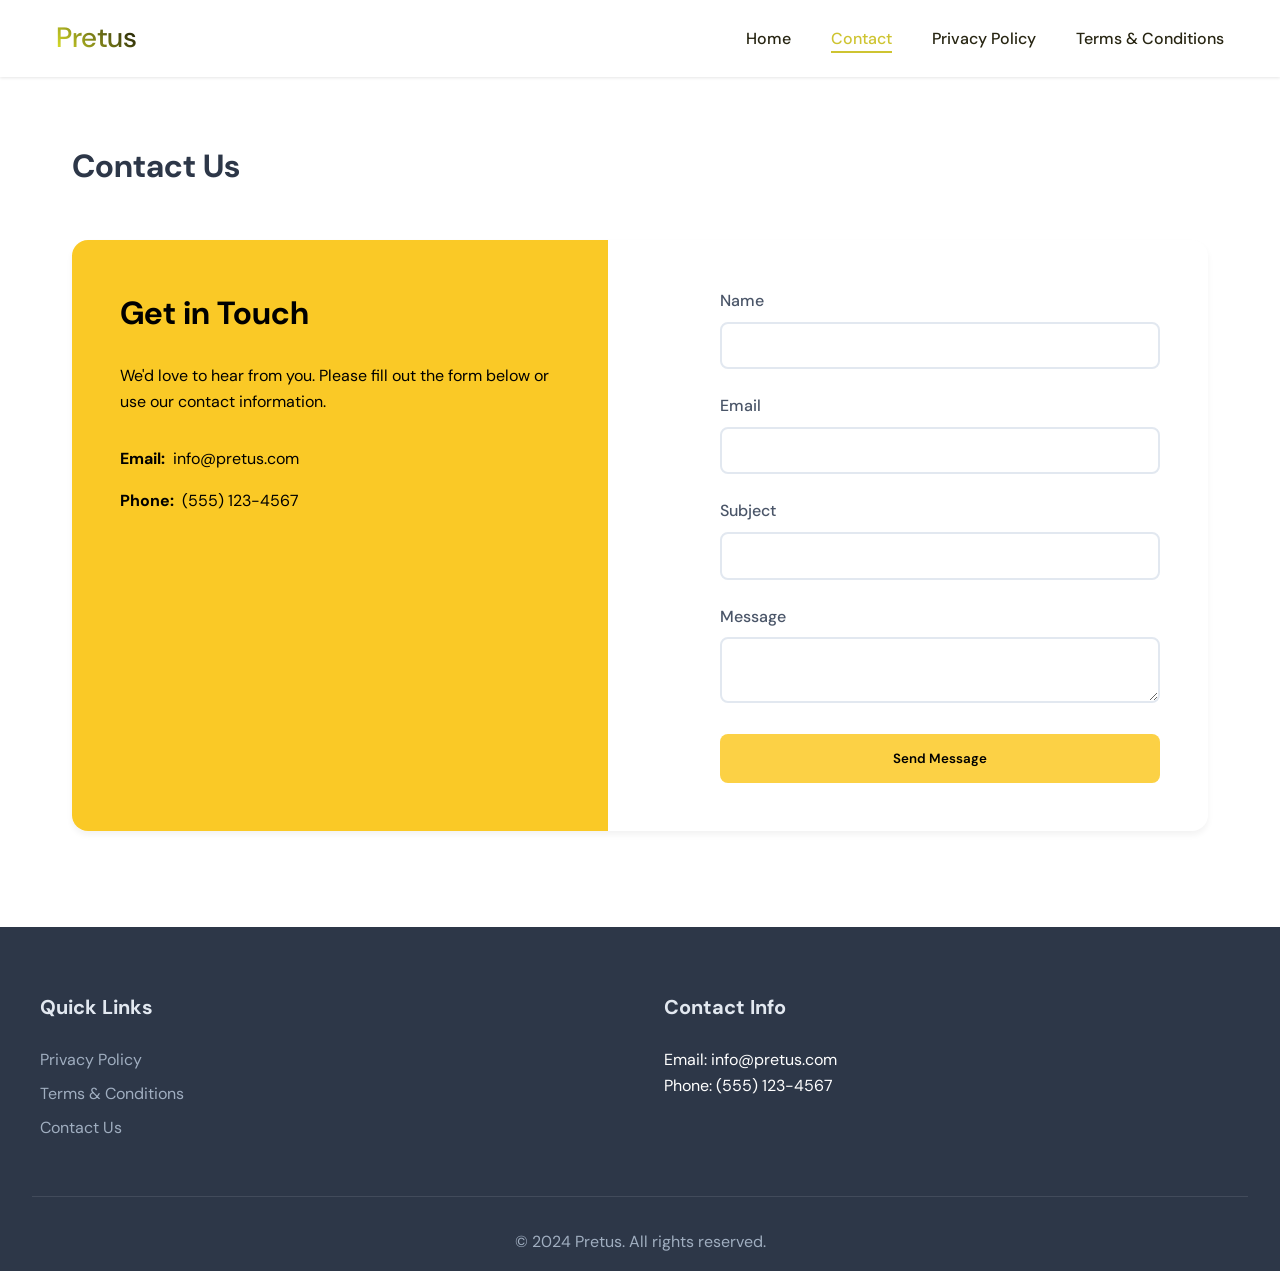
<file: contact.html>
<!DOCTYPE html>
<html lang="en">

<head>
    <meta charset="UTF-8">
    <meta name="viewport" content="width=device-width, initial-scale=1.0">
    <link href="https://fonts.googleapis.com/css2?family=DM+Sans:wght@400;500;700&display=swap" rel="stylesheet">
    <title>Contact Us - Pretus</title>
    <link rel="stylesheet" href="style.css">
    <link rel="icon" type="image/x-icon" href="/assests/favicon.png">
    <style>
        .gradient-text {
            background: linear-gradient(45deg, rgb(233, 239, 44), rgb(10, 10, 2));
            -webkit-background-clip: text;
            /* Clip the background to the text */
            -webkit-text-fill-color: transparent;
            /* Make the text transparent */
            background-clip: text;
            /* Standard property for modern browsers */
            text-fill-color: transparent;
            /* Standard property for modern browsers */
        }
    </style>
</head>

<body class="contact-page">
    <header>
        <nav>
            <div class="logo">
                <a href="index.html" class="gradient-text">Pretus</a> <!-- Make the logo text clickable -->
            </div>
            <ul>
                <li><a href="index.html" data-page="home-page">Home</a></li>
                <li><a href="contact.html" data-page="contact-page">Contact</a></li>
                <li><a href="privacy.html" data-page="privacy-page">Privacy Policy</a></li>
                <li><a href="terms.html" data-page="terms-page">Terms & Conditions</a></li>
            </ul>
        </nav>
    </header>

    <div class="contact-container">
        <h1>Contact Us</h1>
        <div class="contact-content">
            <div class="contact-info">
                <h2>Get in Touch</h2>
                <p>We'd love to hear from you. Please fill out the form below or use our contact information.</p>
                <div class="contact-details">
                    <p><strong>Email:</strong> info@pretus.com</p>
                    <p><strong>Phone:</strong> (555) 123-4567</p>
                </div>
            </div>
            <form class="contact-form">
                <div class="form-group">
                    <label for="name">Name</label>
                    <input type="text" id="name" name="name" required>
                </div>
                <div class="form-group">
                    <label for="email">Email</label>
                    <input type="email" id="email" name="email" required>
                </div>
                <div class="form-group">
                    <label for="subject">Subject</label>
                    <input type="text" id="subject" name="subject" required>
                </div>
                <div class="form-group">
                    <label for="message">Message</label>
                    <textarea id="message" name="message" required></textarea>
                </div>
                <button type="submit" class="submit-button">Send Message</button>
            </form>
        </div>
    </div>

    <footer>
        <div class="footer-content">
            <div class="footer-section">
                <h3>Quick Links</h3>
                <ul>
                    <li><a href="privacy.html">Privacy Policy</a></li>
                    <li><a href="terms.html">Terms & Conditions</a></li>
                    <li><a href="contact.html">Contact Us</a></li>
                </ul>
            </div>
            <div class="footer-section">
                <h3>Contact Info</h3>
                <p>Email: info@pretus.com</p>
                <p>Phone: (555) 123-4567</p>
            </div>
        </div>
        <div class="footer-bottom">
            <p>&copy; 2024 Pretus. All rights reserved.</p>
        </div>
    </footer>
    <script src="main.js"></script>
    <script>
        document.addEventListener('DOMContentLoaded', function () {
            // Get the current page's body class
            const currentPage = document.body.className;

            // Select all navigation links
            const navLinks = document.querySelectorAll('nav a');

            // Loop through the links and add the 'active' class to the matching link
            navLinks.forEach(link => {
                if (link.getAttribute('data-page') === currentPage) {
                    link.classList.add('active');
                }
            });
        });
    </script>
</body>

</html>
</file>
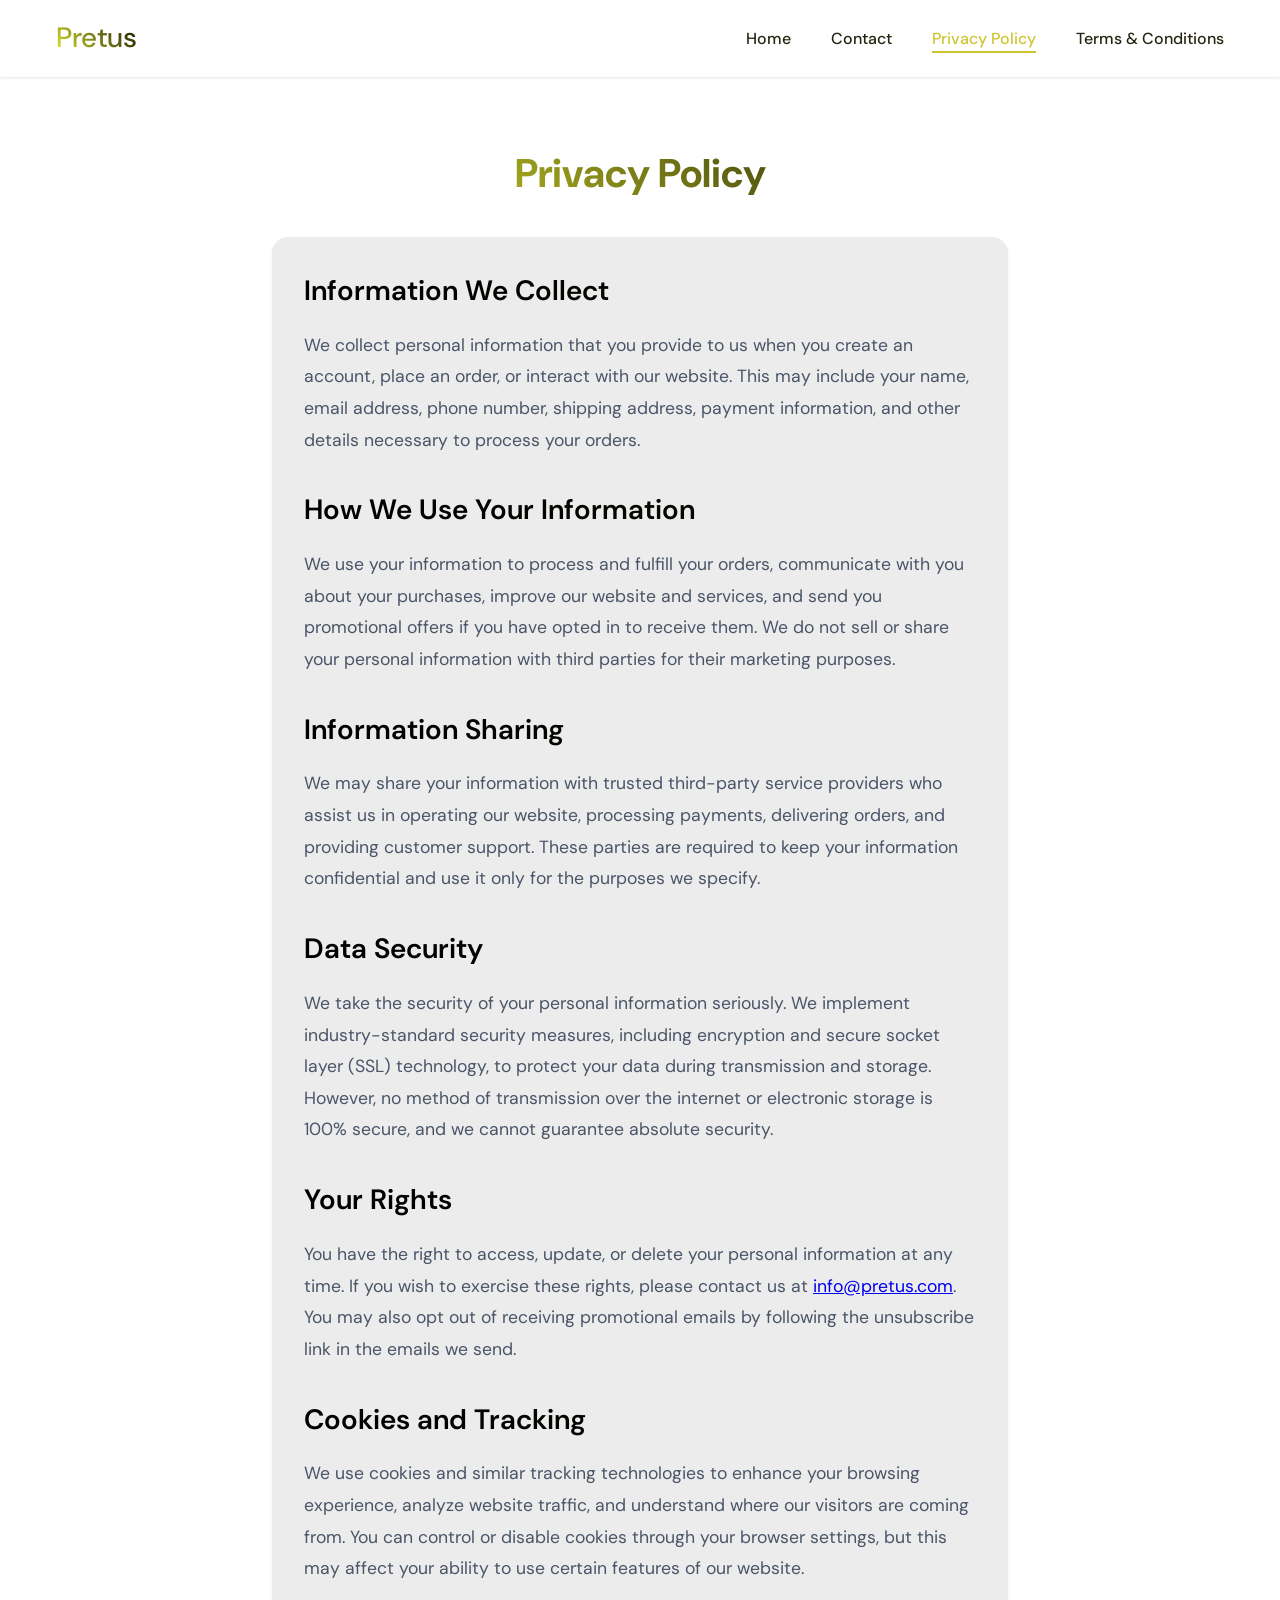
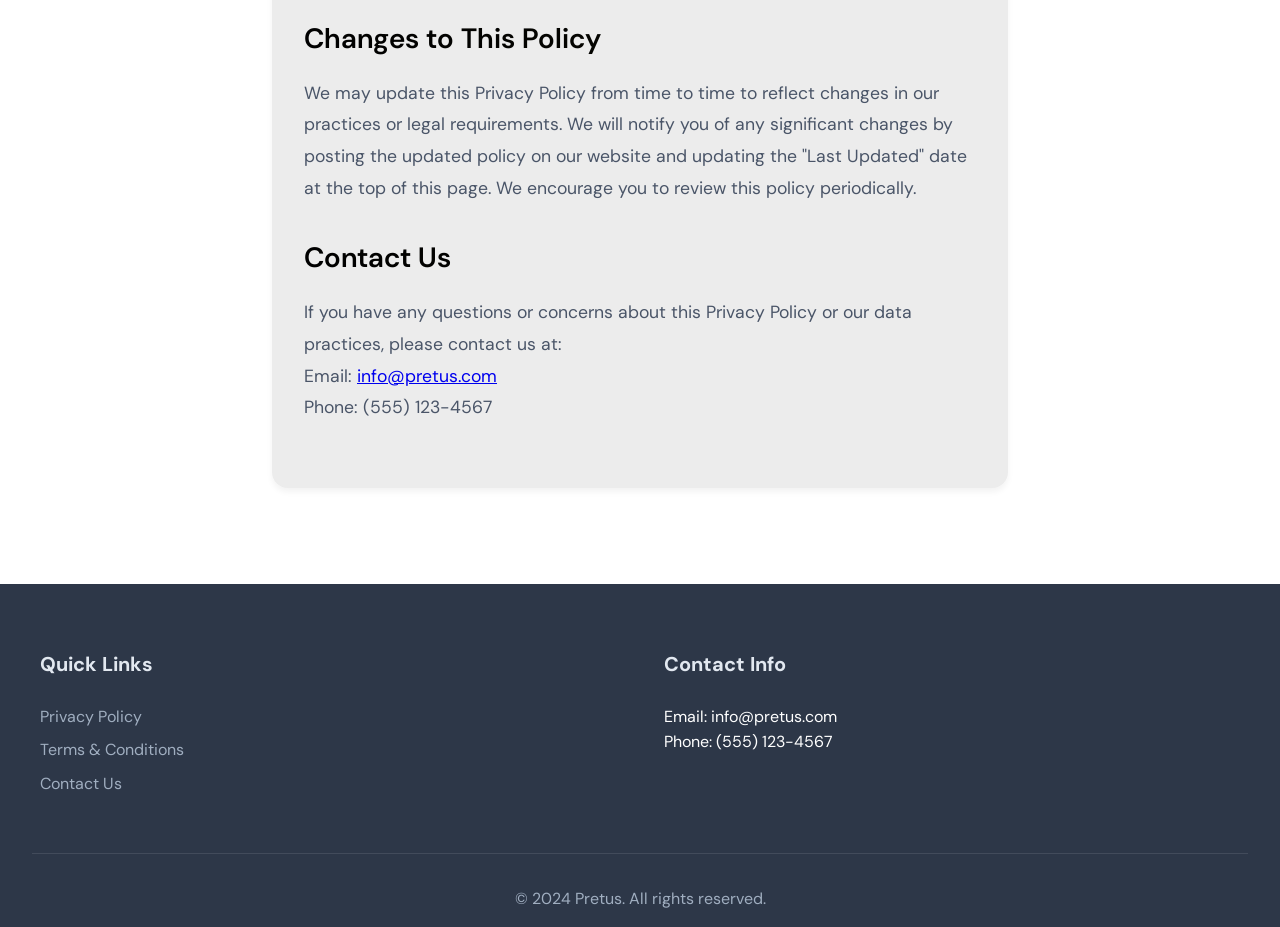
<file: privacy.html>
<!DOCTYPE html>
<html lang="en">

<head>
    <meta charset="UTF-8">
    <meta name="viewport" content="width=device-width, initial-scale=1.0">
    <link href="https://fonts.googleapis.com/css2?family=DM+Sans:wght@400;500;700&display=swap" rel="stylesheet">
    <title>Privacy Policy - Pretus</title>
    <link rel="stylesheet" href="style.css">
    <link rel="icon" type="image/x-icon" href="/assests/favicon.png">
    <style>
        .policy-container {
            max-width: 800px;
            margin: 4rem auto;
            padding: 0 2rem;
        }

        .policy-container h1 {
            font-size: 2.5rem;
            font-weight: 700;
            margin-bottom: 2rem;
            background: linear-gradient(45deg, rgb(233, 239, 44), rgb(10, 10, 2));
            -webkit-background-clip: text;
            -webkit-text-fill-color: transparent;
            background-clip: text;
            text-fill-color: transparent;
            text-align: center;
        }

        .policy-content {
            background: rgb(236, 236, 236);
            padding: 2rem;
            border-radius: 16px;
            box-shadow: 0 4px 6px rgba(0, 0, 0, 0.05);
        }

        .policy-content section {
            margin-bottom: 2rem;
        }

        .policy-content h2 {
            font-size: 1.75rem;
            font-weight: 600;
            margin-bottom: 1rem;
            color: #2d3748;
            background: linear-gradient(45deg, rgb(0, 0, 0), rgb(10, 10, 2));
            -webkit-background-clip: text;
            -webkit-text-fill-color: transparent;
            background-clip: text;
            text-fill-color: transparent;
        }

        .policy-content p {
            font-size: 1.1rem;
            color: #4a5568;
            line-height: 1.8;
        }

        .gradient-text {
            background: linear-gradient(45deg, rgb(233, 239, 44), rgb(10, 10, 2));
            -webkit-background-clip: text;
            /* Clip the background to the text */
            -webkit-text-fill-color: transparent;
            /* Make the text transparent */
            background-clip: text;
            /* Standard property for modern browsers */
            text-fill-color: transparent;
            /* Standard property for modern browsers */
        }

    </style>
</head>

<body class="privacy-page">
    <header>
        <nav>
            <div class="logo">
                <a href="index.html" class="gradient-text">Pretus</a> <!-- Make the logo text clickable -->
            </div>
            <ul>
                <li><a href="index.html" data-page="home-page">Home</a></li>
                <li><a href="contact.html" data-page="contact-page">Contact</a></li>
                <li><a href="privacy.html" data-page="privacy-page">Privacy Policy</a></li>
                <li><a href="terms.html" data-page="terms-page">Terms & Conditions</a></li>
            </ul>
        </nav>
    </header>

    <div class="policy-container">
        <h1>Privacy Policy</h1>
        <div class="policy-content">
            <section>
                <h2>Information We Collect</h2>
                <p>We collect personal information that you provide to us when you create an account, place an order, or interact with our website. This may include your name, email address, phone number, shipping address, payment information, and other details necessary to process your orders.</p>
            </section>
    
            <section>
                <h2>How We Use Your Information</h2>
                <p>We use your information to process and fulfill your orders, communicate with you about your purchases, improve our website and services, and send you promotional offers if you have opted in to receive them. We do not sell or share your personal information with third parties for their marketing purposes.</p>
            </section>
    
            <section>
                <h2>Information Sharing</h2>
                <p>We may share your information with trusted third-party service providers who assist us in operating our website, processing payments, delivering orders, and providing customer support. These parties are required to keep your information confidential and use it only for the purposes we specify.</p>
            </section>
    
            <section>
                <h2>Data Security</h2>
                <p>We take the security of your personal information seriously. We implement industry-standard security measures, including encryption and secure socket layer (SSL) technology, to protect your data during transmission and storage. However, no method of transmission over the internet or electronic storage is 100% secure, and we cannot guarantee absolute security.</p>
            </section>
    
            <section>
                <h2>Your Rights</h2>
                <p>You have the right to access, update, or delete your personal information at any time. If you wish to exercise these rights, please contact us at <a href="mailto:info@pretus.com">info@pretus.com</a>. You may also opt out of receiving promotional emails by following the unsubscribe link in the emails we send.</p>
            </section>
    
            <section>
                <h2>Cookies and Tracking</h2>
                <p>We use cookies and similar tracking technologies to enhance your browsing experience, analyze website traffic, and understand where our visitors are coming from. You can control or disable cookies through your browser settings, but this may affect your ability to use certain features of our website.</p>
            </section>
    
            <section>
                <h2>Changes to This Policy</h2>
                <p>We may update this Privacy Policy from time to time to reflect changes in our practices or legal requirements. We will notify you of any significant changes by posting the updated policy on our website and updating the "Last Updated" date at the top of this page. We encourage you to review this policy periodically.</p>
            </section>
    
            <section>
                <h2>Contact Us</h2>
                <p>If you have any questions or concerns about this Privacy Policy or our data practices, please contact us at:</p>
                <p>Email: <a href="mailto:info@pretus.com">info@pretus.com</a></p>
                <p>Phone: (555) 123-4567</p>
            </section>
        </div>
    </div>

    <footer>
        <div class="footer-content">
            <div class="footer-section">
                <h3>Quick Links</h3>
                <ul>
                    <li><a href="privacy.html">Privacy Policy</a></li>
                    <li><a href="terms.html">Terms & Conditions</a></li>
                    <li><a href="contact.html">Contact Us</a></li>
                </ul>
            </div>
            <div class="footer-section">
                <h3>Contact Info</h3>
                <p>Email: info@pretus.com</p>
                <p>Phone: (555) 123-4567</p>
            </div>
        </div>
        <div class="footer-bottom">
            <p>&copy; 2024 Pretus. All rights reserved.</p>
        </div>
    </footer>
    <script>
        document.addEventListener('DOMContentLoaded', function () {
            // Get the current page's body class
            const currentPage = document.body.className;

            // Select all navigation links
            const navLinks = document.querySelectorAll('nav a');

            // Loop through the links and add the 'active' class to the matching link
            navLinks.forEach(link => {
                if (link.getAttribute('data-page') === currentPage) {
                    link.classList.add('active');
                }
            });
        });
    </script>
</body>

</html>
</file>
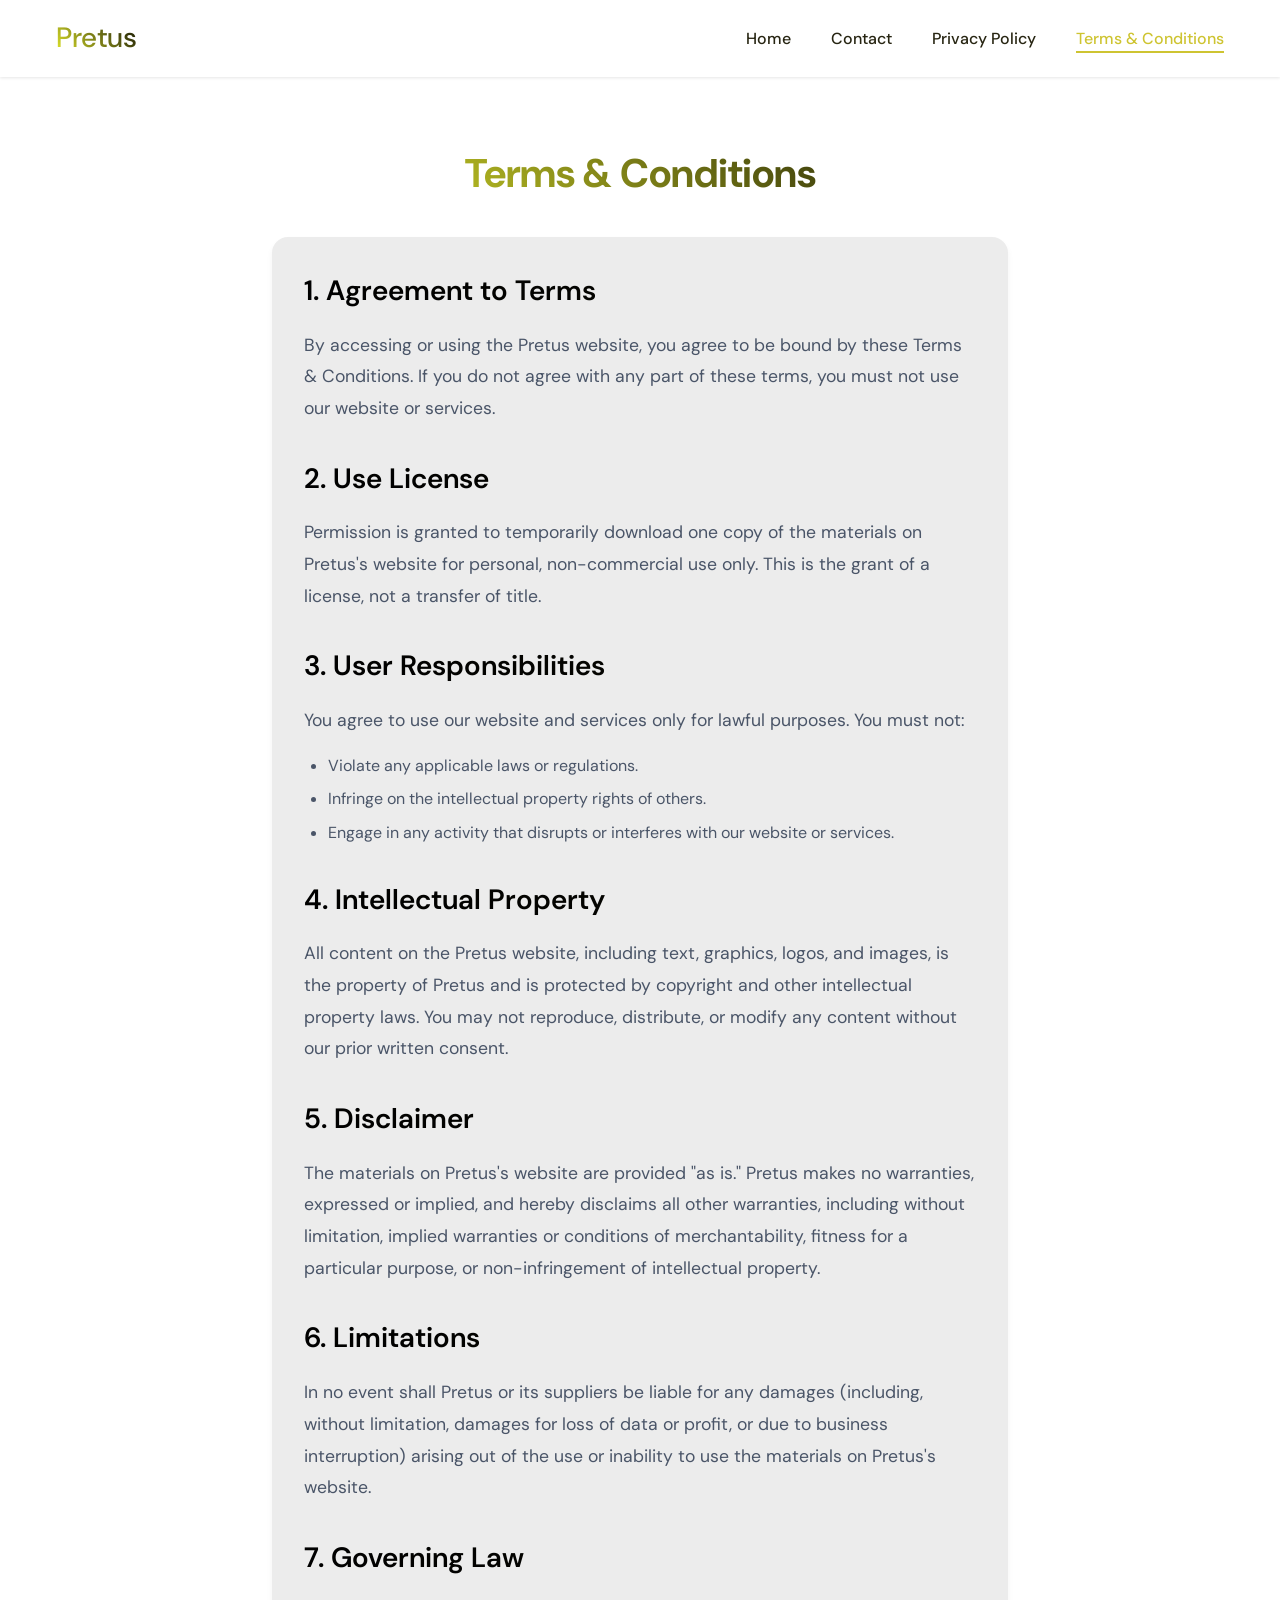
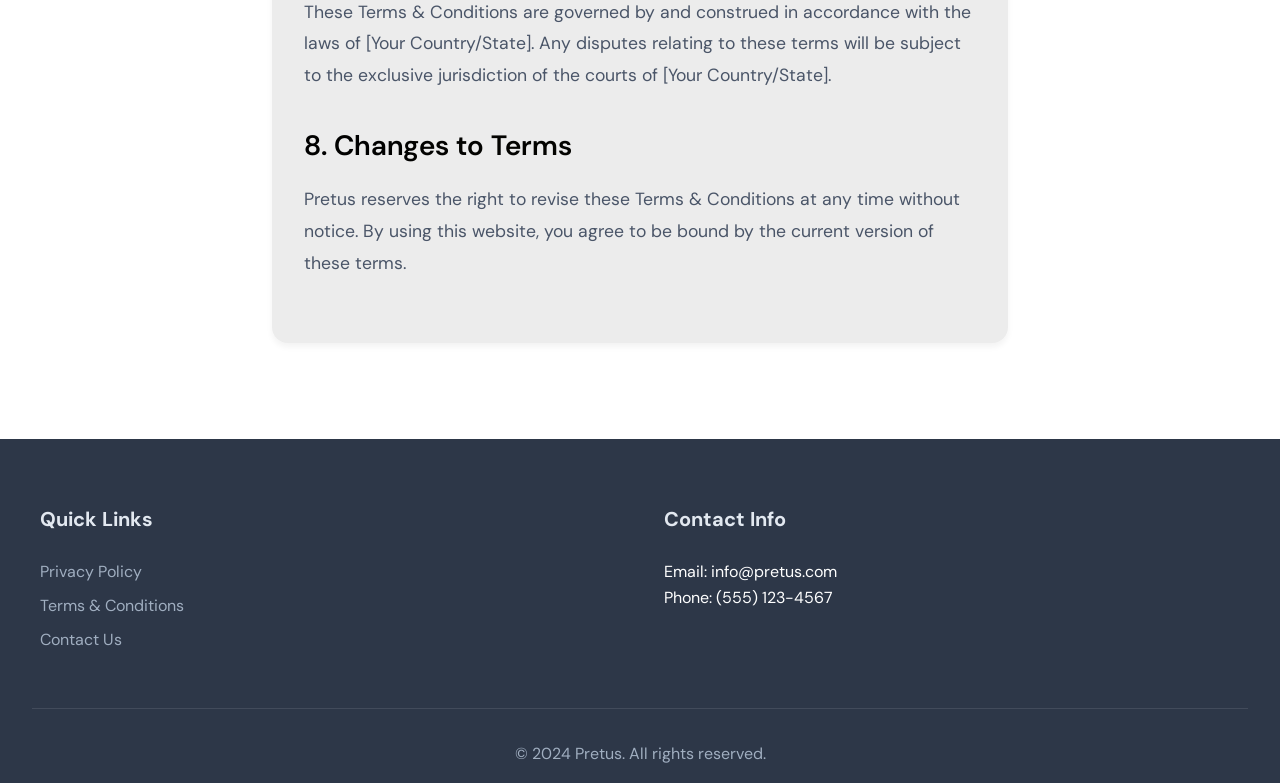
<file: terms.html>
<!DOCTYPE html>
<html lang="en">

<head>
    <meta charset="UTF-8">
    <meta name="viewport" content="width=device-width, initial-scale=1.0">
    <link href="https://fonts.googleapis.com/css2?family=DM+Sans:wght@400;500;700&display=swap" rel="stylesheet">
    <title>Terms & Conditions - Pretus</title>
    <link rel="stylesheet" href="style.css">
    <link rel="icon" type="image/x-icon" href="/assests/favicon.png">
    <style>
        .policy-container {
            max-width: 800px;
            margin: 4rem auto;
            padding: 0 2rem;
        }

        .policy-container h1 {
            font-size: 2.5rem;
            font-weight: 700;
            margin-bottom: 2rem;
            background: linear-gradient(45deg, rgb(233, 239, 44), rgb(10, 10, 2));
            -webkit-background-clip: text;
            -webkit-text-fill-color: transparent;
            background-clip: text;
            text-fill-color: transparent;
            text-align: center;
        }

        .policy-content {
            background: rgb(236, 236, 236);
            padding: 2rem;
            border-radius: 16px;
            box-shadow: 0 4px 6px rgba(0, 0, 0, 0.05);
        }

        .policy-content section {
            margin-bottom: 2rem;
        }

        .policy-content h2 {
            font-size: 1.75rem;
            font-weight: 600;
            margin-bottom: 1rem;
            color: #2d3748;
            background: linear-gradient(45deg, rgb(0, 0, 0), rgb(10, 10, 2));
            -webkit-background-clip: text;
            -webkit-text-fill-color: transparent;
            background-clip: text;
            text-fill-color: transparent;
        }

        .policy-content p {
            font-size: 1.1rem;
            color: #4a5568;
            line-height: 1.8;
        }

        .policy-content ul {
            margin: 1rem 0;
            padding-left: 1.5rem;
        }

        .policy-content ul li {
            margin-bottom: 0.5rem;
            color: #4a5568;
        }

        .gradient-text {
            background: linear-gradient(45deg, rgb(233, 239, 44), rgb(10, 10, 2));
            -webkit-background-clip: text;
            /* Clip the background to the text */
            -webkit-text-fill-color: transparent;
            /* Make the text transparent */
            background-clip: text;
            /* Standard property for modern browsers */
            text-fill-color: transparent;
            /* Standard property for modern browsers */
        }


        @media (max-width: 768px) {
            .policy-container {
                padding: 0 1.5rem;
            }

            .policy-container h1 {
                font-size: 2rem;
            }

            .policy-content h2 {
                font-size: 1.5rem;
            }

            .policy-content p {
                font-size: 1rem;
            }
        }

        @media (max-width: 480px) {
            .policy-container {
                padding: 0 1rem;
            }

            .policy-container h1 {
                font-size: 1.75rem;
            }

            .policy-content h2 {
                font-size: 1.25rem;
            }
        }
    </style>
</head>

<body class="terms-page">
    <header>
        <nav>
            <div class="logo">
                <a href="index.html" class="gradient-text">Pretus</a> <!-- Make the logo text clickable -->
            </div>
            <ul>
                <li><a href="index.html" data-page="home-page">Home</a></li>
                <li><a href="contact.html" data-page="contact-page">Contact</a></li>
                <li><a href="privacy.html" data-page="privacy-page">Privacy Policy</a></li>
                <li><a href="terms.html" data-page="terms-page">Terms & Conditions</a></li>
            </ul>
        </nav>
    </header>

    <div class="policy-container">
        <h1>Terms & Conditions</h1>
        <div class="policy-content">
            <section>
                <h2>1. Agreement to Terms</h2>
                <p>By accessing or using the Pretus website, you agree to be bound by these Terms & Conditions. If you
                    do not agree with any part of these terms, you must not use our website or services.</p>
            </section>

            <section>
                <h2>2. Use License</h2>
                <p>Permission is granted to temporarily download one copy of the materials on Pretus's website for
                    personal, non-commercial use only. This is the grant of a license, not a transfer of title.</p>
            </section>

            <section>
                <h2>3. User Responsibilities</h2>
                <p>You agree to use our website and services only for lawful purposes. You must not:</p>
                <ul>
                    <li>Violate any applicable laws or regulations.</li>
                    <li>Infringe on the intellectual property rights of others.</li>
                    <li>Engage in any activity that disrupts or interferes with our website or services.</li>
                </ul>
            </section>

            <section>
                <h2>4. Intellectual Property</h2>
                <p>All content on the Pretus website, including text, graphics, logos, and images, is the property of
                    Pretus and is protected by copyright and other intellectual property laws. You may not reproduce,
                    distribute, or modify any content without our prior written consent.</p>
            </section>

            <section>
                <h2>5. Disclaimer</h2>
                <p>The materials on Pretus's website are provided "as is." Pretus makes no warranties, expressed or
                    implied, and hereby disclaims all other warranties, including without limitation, implied warranties
                    or conditions of merchantability, fitness for a particular purpose, or non-infringement of
                    intellectual property.</p>
            </section>

            <section>
                <h2>6. Limitations</h2>
                <p>In no event shall Pretus or its suppliers be liable for any damages (including, without limitation,
                    damages for loss of data or profit, or due to business interruption) arising out of the use or
                    inability to use the materials on Pretus's website.</p>
            </section>

            <section>
                <h2>7. Governing Law</h2>
                <p>These Terms & Conditions are governed by and construed in accordance with the laws of [Your
                    Country/State]. Any disputes relating to these terms will be subject to the exclusive jurisdiction
                    of the courts of [Your Country/State].</p>
            </section>

            <section>
                <h2>8. Changes to Terms</h2>
                <p>Pretus reserves the right to revise these Terms & Conditions at any time without notice. By using
                    this website, you agree to be bound by the current version of these terms.</p>
            </section>
        </div>
    </div>

    <footer>
        <div class="footer-content">
            <div class="footer-section">
                <h3>Quick Links</h3>
                <ul>
                    <li><a href="privacy.html">Privacy Policy</a></li>
                    <li><a href="terms.html">Terms & Conditions</a></li>
                    <li><a href="contact.html">Contact Us</a></li>
                </ul>
            </div>
            <div class="footer-section">
                <h3>Contact Info</h3>
                <p>Email: info@pretus.com</p>
                <p>Phone: (555) 123-4567</p>
            </div>
        </div>
        <div class="footer-bottom">
            <p>&copy; 2024 Pretus. All rights reserved.</p>
        </div>
    </footer>
    <script>
        document.addEventListener('DOMContentLoaded', function () {
            // Get the current page's body class
            const currentPage = document.body.className;

            // Select all navigation links
            const navLinks = document.querySelectorAll('nav a');

            // Loop through the links and add the 'active' class to the matching link
            navLinks.forEach(link => {
                if (link.getAttribute('data-page') === currentPage) {
                    link.classList.add('active');
                }
            });
        });
    </script>
</body>

</html>
</file>
<file: style.css>
/* Reset and base styles */
* {
    margin: 0;
    padding: 0;
    box-sizing: border-box;
}

body {
    font-family: 'DM Sans', sans-serif;
    line-height: 1.6;
    color: #2d3748;
    background-color:rgb(255, 255, 255);
}

/* Header and Navigation */
header {
    background-color: rgba(255, 255, 255, 0.95);
    backdrop-filter: blur(10px);
    box-shadow: 0 1px 3px rgba(0,0,0,0.1);
    position: sticky;
    top: 0;
    z-index: 1000;
}

nav {
    max-width: 1200px;
    margin: 0 auto;
    padding: 1rem;
    display: flex;
    justify-content: space-between;
    align-items: center;
}

.logo {
    font-size: 1.75rem;
    font-weight: 700;
    background: linear-gradient(45deg,rgb(233, 239, 44),rgb(10, 10, 2));
    -webkit-background-clip: text;
    -webkit-text-fill-color: transparent;
    letter-spacing: -0.5px;
}

nav ul {
    display: flex;
    list-style: none;
    gap: 2.5rem;
}

nav a {
    text-decoration: none;
    color: rgb(39, 37, 18);
    font-weight: 500;
    transition: color 0.3s ease;
    position: relative;
}

nav a:hover {
    color:rgb(206, 196, 49);
}

nav a::after {
    content: '';
    position: absolute;
    width: 0;
    height: 2px;
    bottom: -4px;
    left: 0;
    background-color:rgb(206, 196, 49);
    transition: width 0.3s ease;
}

nav a:hover::after {
    width: 100%;
}

nav a.active {
    color: rgb(206, 196, 49);
}

nav a.active::after {
    width: 100%; /* Underline effect for active link */
}

/* Banner Slider */
/* Banner Slider */
.banner-slider {
    width: 100%;
    height: 500px;
    margin-bottom: 4rem;
}

.banner-slider .swiper-slide {
    position: relative;
    overflow: hidden;
}

.banner-slider .swiper-slide img {
    width: 100%;
    height: 100%;
    object-fit: cover;
    transform: scale(1.1);
    transition: transform 8s ease;
}

.banner-slider .swiper-slide-active img {
    transform: scale(1);
}

.banner-slider .swiper-slide::after {
    content: '';
    position: absolute;
    top: 0;
    left: 0;
    width: 100%;
    height: 100%;
    background: linear-gradient(to bottom, rgba(0, 0, 0, 0.6), rgba(0, 0, 0, 0.8)); /* Darker gradient */
    z-index: 1; /* Ensure it's above the image */
}

.banner-slider .slide-content {
    position: absolute;
    top: 50%;
    left: 50%;
    transform: translate(-50%, -50%);
    text-align: center;
    color: white;
    text-shadow: 2px 2px 4px rgba(0, 0, 0, 0.3);
    z-index: 2;
}

.banner-slider .slide-content h2 {
    font-size: 3.5rem; /* Default size for larger screens */
    font-weight: 700;
    margin-bottom: 1rem;
    background: linear-gradient(45deg, rgb(233, 239, 44), rgb(255, 255, 255)); /* Gradient background */
    -webkit-background-clip: text; /* Clip the background to the text */
    -webkit-text-fill-color: transparent; /* Make the text transparent */
    background-clip: text; /* Standard property for Firefox */
    text-fill-color: transparent; /* Standard property for Firefox */
    opacity: 0;
    transform: translateY(20px);
    animation: slideUp 0.8s forwards;
}

.banner-slider .slide-content p {
    font-size: 1.25rem; /* Default size for larger screens */
    background: linear-gradient(45deg, rgb(233, 239, 44), rgb(255, 255, 255)); /* Gradient background */
    -webkit-background-clip: text; /* Clip the background to the text */
    -webkit-text-fill-color: transparent; /* Make the text transparent */
    background-clip: text; /* Standard property for Firefox */
    text-fill-color: transparent; /* Standard property for Firefox */
    opacity: 0;
    transform: translateY(20px);
    animation: slideUp 0.8s 0.2s forwards;
}

@media (max-width: 768px) {
    .banner-slider .slide-content h2 {
        font-size: 2rem; /* Adjust for smaller tablets */
    }

    .banner-slider .slide-content p {
        font-size: 1rem; /* Adjust for smaller tablets */
    }
}

@media (max-width: 480px) {
    .banner-slider .slide-content h2 {
        font-size: 1.5rem; /* Adjust for mobile devices */
    }

    .banner-slider .slide-content p {
        font-size: 0.9rem; /* Adjust for mobile devices */
    }
}
.swiper-slide {
    position: relative;
    overflow: hidden;
}

.swiper-slide img {
    width: 100%;
    height: 100%;
    object-fit: cover;
    transform: scale(1.1);
    transition: transform 8s ease;
}

.swiper-slide-active img {
    transform: scale(1);
}

.slide-content {
    position: absolute;
    top: 50%;
    left: 50%;
    transform: translate(-50%, -50%);
    text-align: center;
    color: white;
    text-shadow: 2px 2px 4px rgba(0,0,0,0.3);
    z-index: 2;
}

.slide-content h2 {
    font-size: 3.5rem;
    font-weight: 700;
    margin-bottom: 1rem;
    background: linear-gradient(45deg, rgb(233, 239, 44), rgb(10, 10, 2)); /* Gradient background */
    -webkit-background-clip: text; /* Clip the background to the text */
    -webkit-text-fill-color: transparent; /* Make the text transparent */
    background-clip: text; /* Standard property for Firefox */
    text-fill-color: transparent; /* Standard property for Firefox */
    opacity: 0;
    transform: translateY(20px);
    animation: slideUp 0.8s forwards;
}

.slide-content p {
    font-size: 1.25rem;
    background: linear-gradient(45deg, rgb(233, 239, 44), rgb(10, 10, 2)); /* Gradient background */
    -webkit-background-clip: text; /* Clip the background to the text */
    -webkit-text-fill-color: transparent; /* Make the text transparent */
    background-clip: text; /* Standard property for Firefox */
    text-fill-color: transparent; /* Standard property for Firefox */
    opacity: 0;
    transform: translateY(20px);
    animation: slideUp 0.8s 0.2s forwards;
}
@keyframes slideUp {
    to {
        opacity: 1;
        transform: translateY(0);
    }
}

.swiper-slide::after {
    content: '';
    position: absolute;
    top: 0;
    left: 0;
    width: 100%;
    height: 100%;
    //background: linear-gradient(to bottom, rgba(0,0,0,0.2), rgba(0,0,0,0.5));
}

/* Features Section */
.features {
    padding: 6rem 2rem;
    background-color: white;
    position: relative;
    overflow: hidden;
}

.features::before {
    content: '';
    position: absolute;
    width: 1000px;
    height: 1000px;
    background: linear-gradient(90deg, rgba(248,249,246,1) 0%, rgba(239,252,0,1) 51%, rgba(252,209,69,1) 100%);
    border-radius: 50%;
    top: -500px;
    left: -500px;
    z-index: 1;
    opacity: 0.5;
}

.features h2 {
    text-align: center;
    margin-bottom: 3rem;
    font-size: 2.5rem;
    font-weight: 700;
    color: #2d3748;
    position: relative;
    z-index: 2;
}

.features-grid {
    display: grid;
    grid-template-columns: repeat(auto-fit, minmax(280px, 1fr));
    gap: 2.5rem;
    max-width: 1200px;
    margin: 0 auto;
    position: relative;
    z-index: 2;
}

.feature {
    text-align: center;
    padding: 2.5rem;
    background: white;
    border-radius: 16px;
    box-shadow: 0 4px 6px rgba(0,0,0,0.05);
    transition: transform 0.3s ease, box-shadow 0.3s ease;
    position: relative;
    overflow: hidden;
}

.feature:hover {
    transform: translateY(-5px);
    box-shadow: 0 8px 15px rgba(0,0,0,0.1);
}

.feature::before {
    content: '';
    position: absolute;
    top: 0;
    left: 0;
    width: 100%;
    height: 4px;
    background: linear-gradient(45deg, #3182ce, #4299e1);
    transform: scaleX(0);
    transform-origin: left;
    transition: transform 0.3s ease;
}

.feature:hover::before {
    transform: scaleX(1);
}

.feature .icon {
    font-size: 3rem;
    margin-bottom: 1.5rem;
    display: inline-block;
    padding: 1rem;
    background: #ebf8ff;
    border-radius: 12px;
    color: #3182ce;
}

.feature h3 {
    font-size: 1.5rem;
    margin-bottom: 1rem;
    color: #2d3748;
}

/* Products Section */
.products {
    padding: 6rem 2rem;
    background: linear-gradient(to bottom, #f7fafc, white);
}

.products h2 {
    text-align: center;
    margin-bottom: 3rem;
    font-size: 2.5rem;
    font-weight: 700;
    background: linear-gradient(45deg, rgb(233, 239, 44), rgb(10, 10, 2)); /* Gradient background */
    -webkit-background-clip: text; /* Clip the background to the text */
    -webkit-text-fill-color: transparent; /* Make the text transparent */
    background-clip: text; /* Standard property for Firefox */
    text-fill-color: transparent; /* Standard property for Firefox */
}
/* Add these styles to your existing style.css file */

/* Rich Text Section */
.rich-text {
    text-align: center; /* Center-align text */
    padding: 0rem 2rem 6rem 2rem; /* Add padding for spacing */
    background-color: white; /* Match the background */
    max-width: 1200px; /* Limit width for better readability */
    margin: 0 auto; /* Center the section horizontally */
}

.rich-text h2 {
    font-size: 2.5rem; /* Large heading size */
    font-weight: 700; /* Bold heading */
    background: linear-gradient(45deg, rgb(233, 239, 44), rgb(10, 10, 2)); /* Gradient background */
    -webkit-background-clip: text; /* Clip the background to the text */
    -webkit-text-fill-color: transparent; /* Make the text transparent */
    margin-bottom: 1.5rem; /* Spacing below heading */
}

.rich-text .content {
    font-size: 1.1rem; /* Comfortable reading size */
    line-height: 1.8; /* Improve readability */
    color: #4a5568; /* Slightly lighter text color */
}

/* Responsive Design */
@media (max-width: 768px) {
    .rich-text {
        padding: 4rem 1.5rem; /* Reduce padding on smaller screens */
    }

    .rich-text h2 {
        font-size: 2rem; /* Smaller heading on mobile */
    }

    .rich-text .content {
        font-size: 1rem; /* Smaller text on mobile */
    }
}

@media (max-width: 480px) {
    .rich-text {
        padding: 3rem 1rem; /* Further reduce padding on very small screens */
    }

    .rich-text h2 {
        font-size: 1.75rem; /* Even smaller heading */
    }
    .rich-text p {
        font-size: 0.75rem;
    }
}

/* Enhanced Thank You Page Styles */
.order-details {
    margin: 2rem 0;
    padding: 1.5rem;
    background: #f7fafc;
    border-radius: 12px;
    display: flex;
    flex-direction: column;
    align-items: center;
    gap: 1rem;
}

.order-details .product-thumbnail {
    width: 120px;
    height: 120px;
    object-fit: cover;
    border-radius: 8px;
    box-shadow: 0 2px 4px rgba(0,0,0,0.1);
}

.order-details h2 {
    color: #2d3748;
    font-size: 1.5rem;
    margin: 0;
}

.confirmation-message {
    text-align: left;
    margin: 2rem 0;
}

.message-primary {
    font-size: 1.2rem;
    color: #2d3748;
    margin-bottom: 1rem;
    font-weight: 500;
}

.order-number {
    font-size: 1.1rem;
    color: #3182ce;
    font-weight: 600;
    margin-bottom: 1rem;
}

.message-secondary {
    color: #4a5568;
    line-height: 1.6;
    margin-bottom: 2rem;
}

.next-steps {
    background: #ebf8ff;
    padding: 1.5rem;
    border-radius: 8px;
    margin-bottom: 2rem;
}

.next-steps h3 {
    color: #2c5282;
    margin-bottom: 1rem;
    font-size: 1.1rem;
}

.next-steps ul {
    list-style: none;
    padding: 0;
}

.next-steps li {
    margin-bottom: 0.5rem;
    padding-left: 1.5rem;
    position: relative;
    color: #4a5568;
}

.next-steps li::before {
    content: '→';
    position: absolute;
    left: 0;
    color: #3182ce;
}

.cta-buttons {
    display: flex;
    gap: 1rem;
    justify-content: center;
    margin-bottom: 2rem;
}

.button.primary {
    background: #3182ce;
}

.button.secondary {
    background: #4a5568;
}

.support-info {
    border-top: 1px solid #e2e8f0;
    padding-top: 1.5rem;
    color: #718096;
    font-size: 0.9rem;
}

@keyframes slideIn {
    from {
        opacity: 0;
        transform: translateY(20px);
    }
    to {
        opacity: 1;
        transform: translateY(0);
    }
}

.thankyou-content > * {
    animation: slideIn 0.5s ease forwards;
}

.thankyou-content > *:nth-child(2) { animation-delay: 0.1s; }
.thankyou-content > *:nth-child(3) { animation-delay: 0.2s; }
.thankyou-content > *:nth-child(4) { animation-delay: 0.3s; }
.thankyou-content > *:nth-child(5) { animation-delay: 0.4s; }
.product-grid {
    display: grid;
    grid-template-columns: repeat(auto-fit, minmax(300px, 1fr));
    gap: 2.5rem;
    max-width: 1200px;
    margin: 0 auto;
}

/* Product Card */
.product-card {
    background: white;
    border-radius: 16px;
    box-shadow: 0 4px 6px rgba(0,0,0,0.05);
    overflow: hidden;
    transition: transform 0.3s ease, box-shadow 0.3s ease;
    cursor: pointer;
    position: relative;
    display: flex; /* Add flexbox */
    flex-direction: column; /* Stack content vertically */
    align-items: center; /* Center content horizontally */
    text-align: center; /* Center text */
}

.product-card:hover {
    transform: translateY(-5px);
    box-shadow: 0 8px 15px rgba(0,0,0,0.1);
}

.product-card img {
    width: 100%;
    height: 300px;
    object-fit: cover;
    transition: transform 0.3s ease;
}

.product-card:hover img {
    transform: scale(1.05);
}

.product-card h3 {
    padding: 1.5rem 1.5rem 0.5rem;
    margin: 0;
    font-size: 1.25rem;
    color: #2d3748;
}

.product-card p {
    padding: 0 1.5rem 1.5rem;
    color:rgb(168, 173, 6);
    font-weight: 600;
    font-size: 1.25rem;
}

.product-card button {
    width: 100%;
    padding: 1rem;
    background: linear-gradient(45deg, rgb(238, 241, 141), rgb(255, 255, 255)); /* Apply gradient */
    color: rgb(111, 111, 110);
    border: none;
    font-weight: 600;
    cursor: pointer;
    transition: all 0.3s ease; /* Transition for smooth hover effect */
    position: relative;
    overflow: hidden;
}

.product-card button:hover {
    background: linear-gradient(45deg, rgb(255, 255, 255), rgb(238, 241, 141)); /* Keep gradient on hover */
    transform: translateY(-2px); /* Add a slight lift effect */
    box-shadow: 0 4px 8px rgba(0, 0, 0, 0.2); /* Add shadow for depth */
}

/* Product Detail Page */
.product-detail {
    max-width: 1200px;
    margin: 4rem auto;
    padding: 0 2rem;
    display: grid;
    grid-template-columns: 1fr 1fr;
    gap: 4rem;
}

.product-images {
    display: flex;
    flex-direction: column;
    gap: 1.5rem;
}

.main-image {
    width: 100%;
    height: auto;
    border-radius: 16px;
    box-shadow: 0 4px 6px rgba(0,0,0,0.05);
}

.thumbnail-images {
    display: flex;
    gap: 1rem;
}

.thumbnail-images img {
    width: 80px;
    height: 80px;
    object-fit: cover;
    border-radius: 8px;
    cursor: pointer;
    transition: transform 0.3s ease;
    box-shadow: 0 2px 4px rgba(0,0,0,0.05);
}

.thumbnail-images img:hover {
    transform: scale(1.1);
}

.product-info {
    padding: 2rem;
}

.product-info h1 {
    font-size: 2.5rem;
    margin-bottom: 1rem;
    color: #2d3748;
}

.price {
    font-size: 2rem;
    color: rgb(168, 173, 6);
    margin-bottom: 1.5rem;
    font-weight: 600;
}

.description {
    color: #4a5568;
    margin-bottom: 2rem;
    font-size: 1.1rem;
    line-height: 1.8;
}

.buy-now {
    display: inline-block;
    padding: 1rem 3rem;
    background: #3182ce;
    color: white;
    border: none;
    border-radius: 8px;
    cursor: pointer;
    font-size: 1.1rem;
    font-weight: 600;
    transition: all 0.3s ease;
}

.buy-now:hover {
    background: #2c5282;
    transform: translateY(-2px);
    box-shadow: 0 4px 6px rgba(0,0,0,0.1);
}

/* Product Tabs */
.product-tabs {
    max-width: 1200px;
    margin: 4rem auto;
    padding: 0 2rem;
}

.tab-buttons {
    display: flex;
    gap: 1rem;
    margin-bottom: 1.5rem;
    border-bottom: 2px solid #e2e8f0;
    padding-bottom: 1rem;
}

.tab-button {
    padding: 0.8rem 1.5rem;
    border: none;
    background: none;
    cursor: pointer;
    font-weight: 500;
    color: #4a5568;
    transition: all 0.3s ease;
    position: relative;
}

.tab-button::after {
    content: '';
    position: absolute;
    bottom: -1rem;
    left: 0;
    width: 100%;
    height: 2px;
    background: #3182ce;
    transform: scaleX(0);
    transition: transform 0.3s ease;
}

.tab-button:hover {
    color: #3182ce;
}

.tab-button.active {
    color: #3182ce;
}

.tab-button.active::after {
    transform: scaleX(1);
}

.tab-panel {
    display: none;
    padding: 2rem;
    background: white;
    border-radius: 12px;
    box-shadow: 0 4px 6px rgba(0,0,0,0.05);
}

.tab-panel.active {
    display: block;
    animation: fadeIn 0.5s ease;
}

@keyframes fadeIn {
    from {
        opacity: 0;
        transform: translateY(10px);
    }
    to {
        opacity: 1;
        transform: translateY(0);
    }
}

/* Contact Page */
.contact-container {
    max-width: 1200px;
    margin: 4rem auto;
    padding: 0 2rem;
}

.contact-content {
    display: grid;
    grid-template-columns: 1fr 1fr;
    gap: 4rem;
    margin-top: 3rem;
    background: white;
    border-radius: 16px;
    box-shadow: 0 4px 6px rgba(0,0,0,0.05);
    overflow: hidden;
}

.contact-info {
    padding: 3rem;
    background: hsl(46, 95.50%, 56.50%);
    color: white;
}

.contact-info h2 {
    color: black;
    font-size: 2rem;
    margin-bottom: 1.5rem;
}

.contact-info p {
    color: black;
}

.contact-details {
    margin-top: 2rem;
}

.contact-details p {
    margin-bottom: 1rem;
    display: flex;
    align-items: center;
    gap: 0.5rem;
    color: black;
}

.contact-form {
    padding: 3rem;
}

.form-group {
    margin-bottom: 1.5rem;
}

.form-group label {
    display: block;
    margin-bottom: 0.5rem;
    color: #4a5568;
    font-weight: 500;
}

.form-group input,
.form-group textarea {
    width: 100%;
    padding: 0.8rem;
    border: 2px solid #e2e8f0;
    border-radius: 8px;
    transition: border-color 0.3s ease;
    font-size: 1rem;
}

.form-group input:focus,
.form-group textarea:focus {
    outline: none;
    border-color: #3182ce;
}

.submit-button {
    width: 100%;
    padding: 1rem;
    background: rgba(252,209,69,1);
    font-family: 'DM Sans', sans-serif;
    color: black;
    border: none;
    border-radius: 8px;
    font-weight: 600;
    cursor: pointer;
    transition: all 0.3s ease;
}

.submit-button:hover {
    background: rgb(0, 0, 0);
    transform: translateY(-2px);
    color: white;
}

/* Thank You Page */
.thankyou-container {
    min-height: 70vh;
    display: flex;
    align-items: center;
    justify-content: center;
    padding: 2rem;
    background: linear-gradient(135deg, #ebf8ff 0%, #fff 100%);
}

.thankyou-content {
    text-align: center;
    max-width: 600px;
    background: white;
    padding: 3rem;
    border-radius: 16px;
    box-shadow: 0 4px 6px rgba(0,0,0,0.05);
}

.checkmark {
    font-size: 5rem;
    color: #48bb78;
    margin: 2rem 0;
    animation: scaleIn 0.5s ease;
}

@keyframes scaleIn {
    from {
        transform: scale(0);
    }
    to {
        transform: scale(1);
    }
}

.button {
    display: inline-block;
    padding: 1rem 2rem;
    background: #3182ce;
    color: white;
    text-decoration: none;
    border-radius: 8px;
    margin-top: 2rem;
    font-weight: 600;
    transition: all 0.3s ease;
}

.button:hover {
    background: #2c5282;
    transform: translateY(-2px);
}

/* Footer */
footer {
    background: #2d3748;
    color: white;
    padding: 4rem 2rem 1rem;
    margin-top: 6rem;
}

.footer-content {
    max-width: 1200px;
    margin: 0 auto;
    display: grid;
    grid-template-columns: repeat(auto-fit, minmax(250px, 1fr));
    gap: 3rem;
}

.footer-section h3 {
    color: #e2e8f0;
    margin-bottom: 1.5rem;
    font-size: 1.25rem;
}

.footer-section ul {
    list-style: none;
}

.footer-section a {
    color: #a0aec0;
    text-decoration: none;
    transition: color 0.3s ease;
    display: inline-block;
    margin-bottom: 0.5rem;
}

.footer-section a:hover {
    color: white;
}

.footer-bottom {
    text-align: center;
    margin-top: 3rem;
    padding-top: 2rem;
    border-top: 1px solid rgba(255,255,255,0.1);
    color: #a0aec0;
}

/* Responsive Design */
@media (max-width: 768px) {
    .product-detail,
    .contact-content {
        grid-template-columns: 1fr;
    }

    nav ul {
        gap: 1.5rem;
    }

    .banner-slider {
        height: 400px;
    }

    .slide-content h2 {
        font-size: 2.5rem;
    }

    .features-grid,
    .product-grid {
        grid-template-columns: 1fr;
    }
}

@media (max-width: 480px) {
    nav {
        flex-direction: column;
        gap: 1rem;
    }

    nav ul {
        flex-wrap: wrap;
        justify-content: center;
    }

    .slide-content h2 {
        font-size: 2rem;
    }
}
</file>
